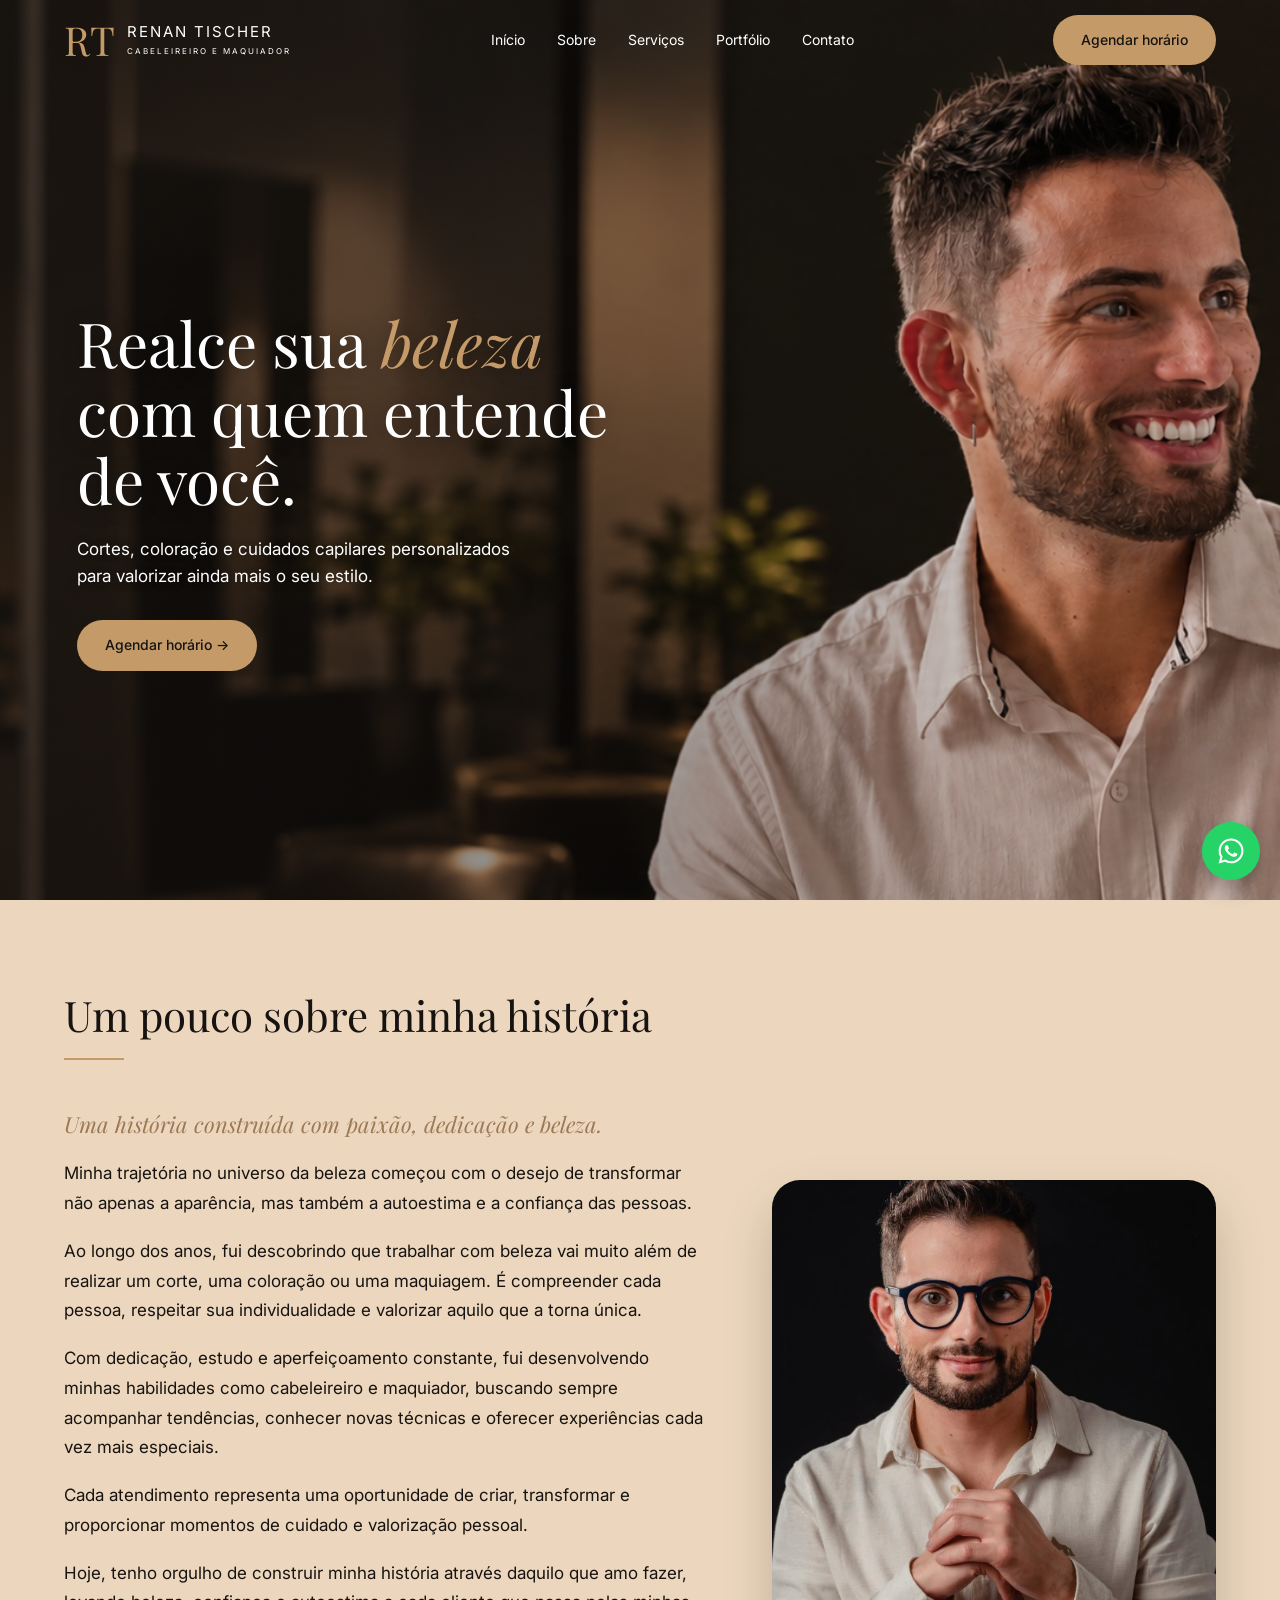
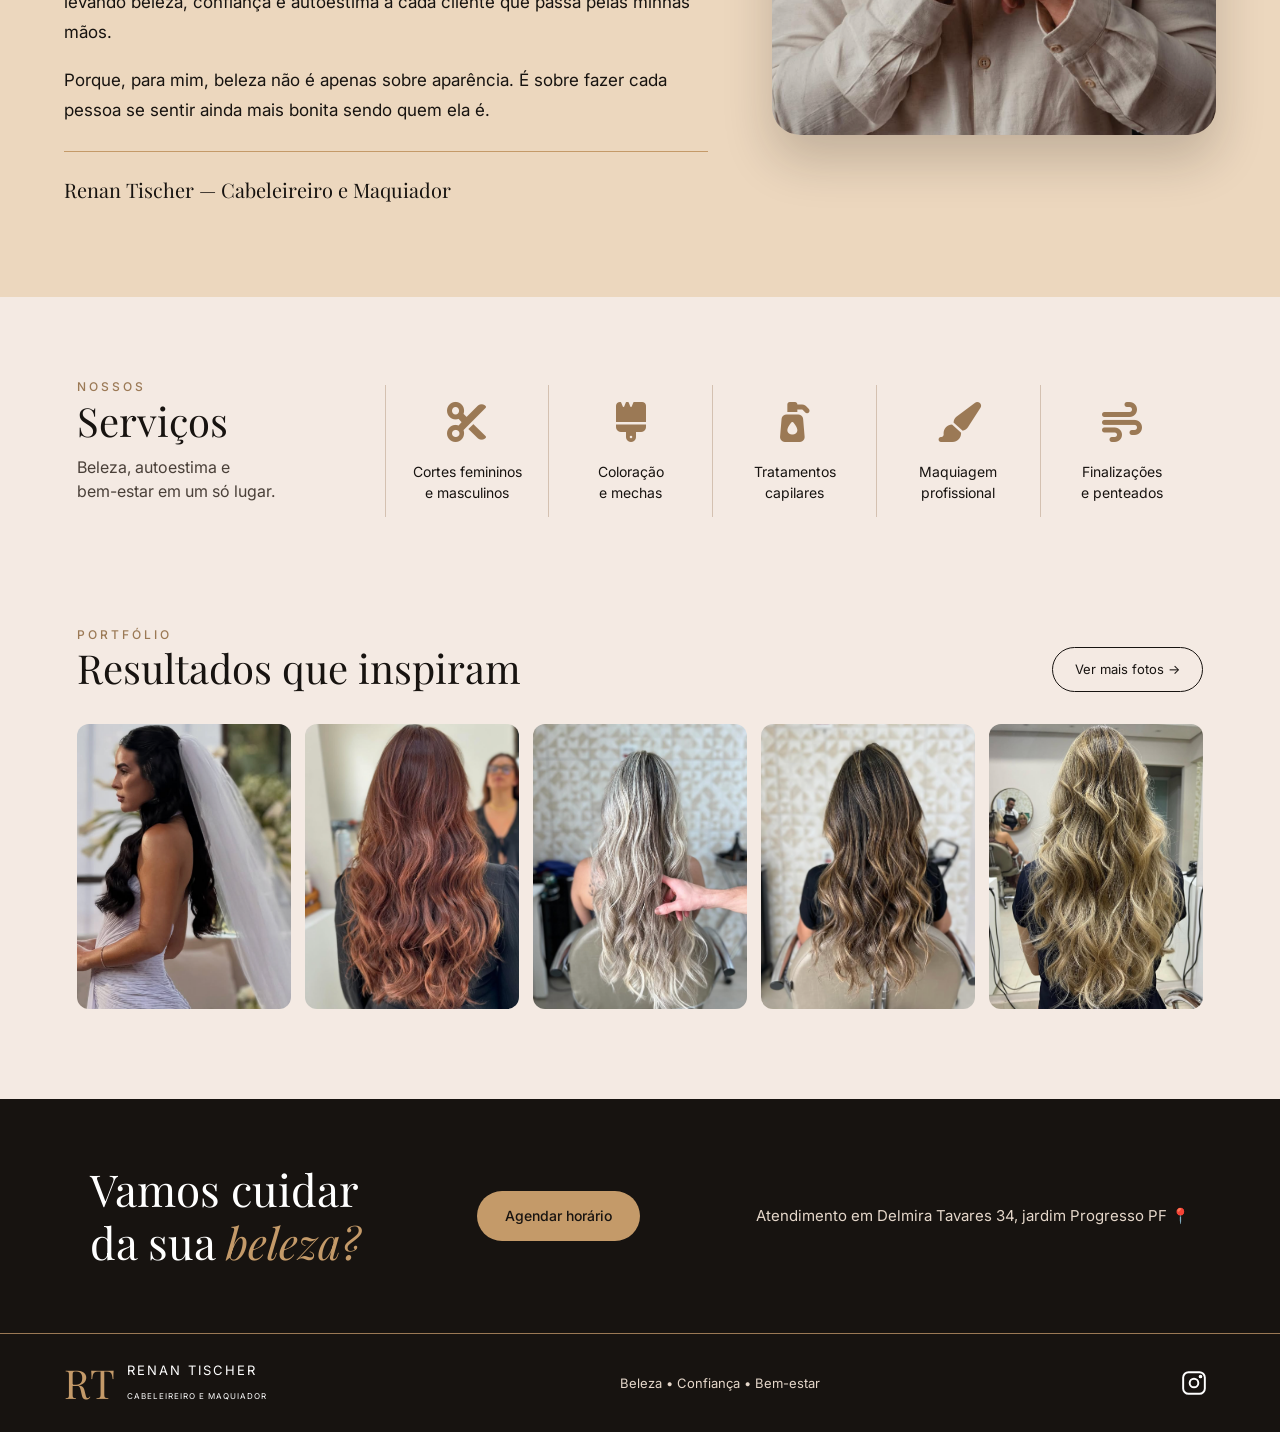
<file: index.html>
<!DOCTYPE html>
<html lang="pt-br">
<head>
    <meta charset="UTF-8">
    <meta name="viewport" content="width=device-width, initial-scale=1.0">
    <title>Renan Tischer | Cabeleireiro e Maquiador</title>
    <meta name="description" content="Renan Tischer, cabeleireiro e maquiador. Cortes, coloração, tratamentos capilares, maquiagem profissional, finalizações e penteados. Agende seu horário pelo WhatsApp.">
    <meta name="theme-color" content="#171310">
    <link rel="stylesheet" href="https://cdnjs.cloudflare.com/ajax/libs/font-awesome/6.5.2/css/all.min.css">

    <!-- Compartilhamento (WhatsApp, Instagram, Facebook) -->
    <meta property="og:type" content="website">
    <meta property="og:title" content="Renan Tischer | Cabeleireiro e Maquiador">
    <meta property="og:description" content="Cortes, coloração e cuidados capilares personalizados para valorizar ainda mais o seu estilo.">
    <meta property="og:image" content="imagens/image.png">

    <!-- Fontes -->
    <link rel="preconnect" href="https://fonts.googleapis.com">
    <link rel="preconnect" href="https://fonts.gstatic.com" crossorigin>
    <link href="https://fonts.googleapis.com/css2?family=Inter:wght@400;500&family=Playfair+Display:ital,wght@0,400;1,400&display=swap" rel="stylesheet">

    <link rel="stylesheet" href="style.css">
    <script>document.documentElement.classList.add("js");</script>
</head>

<body>

    <!-- MENU -->
    <header class="menu" id="menu">
        <div class="menu-interno">

            <a href="#inicio" class="logo" aria-label="Renan Tischer - Início" style="color:inherit;text-decoration:none;">
                <span>RT</span>
                <div>
                    <h2>RENAN TISCHER</h2>
                    <p>CABELEIREIRO E MAQUIADOR</p>
                </div>
            </a>

            <nav id="navegacao" aria-label="Menu principal">
                <a href="#inicio">Início</a>
                <a href="#historia">Sobre</a>
                <a href="#servicos">Serviços</a>
                <a href="#portfolio">Portfólio</a>
                <a href="#contato">Contato</a>
            </nav>

            <a href="https://wa.me/5519971124012" class="btn-whatsapp botao-menu">
                Agendar horário
            </a>

            <button class="menu-toggle" id="menu-toggle" type="button"
                    aria-label="Abrir menu" aria-expanded="false" aria-controls="navegacao">
                <span></span>
                <span></span>
                <span></span>
            </button>

        </div>
    </header>


    <main>

    <!-- INÍCIO -->
    <section class="inicio" id="inicio">

        <div class="container-inicio">

            <div class="conteudo-inicio">
                <div class="texto-inicio">
                    <h1>Realce sua <span>beleza</span><br>
                        com quem entende<br>
                        de você.
                    </h1>

                    <p>
                        Cortes, coloração e cuidados capilares personalizados
                        para valorizar ainda mais o seu estilo.
                    </p>

                    <a href="https://wa.me/5519971124012" class="btn-whatsapp botao-dourado">
                        Agendar horário →
                    </a>
                </div>
            </div>

        </div>

    </section>


    <!-- HISTÓRIA -->
    <section class="historia" id="historia">

        <div class="titulo-historia aparecer">
            <h2>Um pouco sobre minha história</h2>
        </div>

        <div class="texto-historia aparecer">

            <div class="texto-biografia">
                <p>
                    Uma história construída com paixão, dedicação e beleza.
                </p>

                <p>
                    Minha trajetória no universo da beleza começou com o desejo
                    de transformar não apenas a aparência, mas também a autoestima
                    e a confiança das pessoas.
                </p>

                <p>
                    Ao longo dos anos, fui descobrindo que trabalhar com beleza
                    vai muito além de realizar um corte, uma coloração ou uma
                    maquiagem. É compreender cada pessoa, respeitar sua
                    individualidade e valorizar aquilo que a torna única.
                </p>

                <p>
                    Com dedicação, estudo e aperfeiçoamento constante, fui
                    desenvolvendo minhas habilidades como cabeleireiro e
                    maquiador, buscando sempre acompanhar tendências, conhecer
                    novas técnicas e oferecer experiências cada vez mais especiais.
                </p>

                <p>
                    Cada atendimento representa uma oportunidade de criar,
                    transformar e proporcionar momentos de cuidado e
                    valorização pessoal.
                </p>

                <p>
                    Hoje, tenho orgulho de construir minha história através
                    daquilo que amo fazer, levando beleza, confiança e autoestima
                    a cada cliente que passa pelas minhas mãos.
                </p>

                <p>
                    Porque, para mim, beleza não é apenas sobre aparência.
                    É sobre fazer cada pessoa se sentir ainda mais bonita
                    sendo quem ela é.
                </p>

                <h3>Renan Tischer — Cabeleireiro e Maquiador</h3>
            </div>

            <div class="foto-renan">
                <img src="imagens/foto-renan.png" alt="Renan Tischer" loading="lazy">
            </div>

        </div>

    </section>


    <!-- SERVIÇOS -->
    <section class="servicos aparecer" id="servicos">

        <div class="titulo-servicos">
            <span>NOSSOS</span>
            <h2>Serviços</h2>
            <p>Beleza, autoestima e<br> bem-estar em um só lugar.</p>
        </div>

        <div class="lista-servicos">

            <div class="servico">
                <span aria-hidden="true">
                    <i class="fa-solid fa-scissors"></i>
                </span>
                <p>Cortes femininos<br>e masculinos</p>
            </div>

            <!-- Coloração e mechas -->
            <div class="servico">
                <span aria-hidden="true">
                    <i class="fa-solid fa-brush"></i>
                </span>
                <p>Coloração<br>e mechas</p>
            </div>

            <!-- Tratamentos capilares -->
            <div class="servico">
                <span aria-hidden="true">
                    <i class="fa-solid fa-pump-soap"></i>
                </span>
                <p>Tratamentos<br>capilares</p>
            </div>

            <!-- Maquiagem profissional -->
            <div class="servico">
                <span aria-hidden="true">
                    <i class="fa-solid fa-paintbrush"></i>
                </span>
                <p>Maquiagem<br>profissional</p>
            </div>

            <!-- Finalizações e penteados -->
            <div class="servico">
                <span aria-hidden="true">
                    <i class="fa-solid fa-wind"></i>
                </span>
                <p>Finalizações<br>e penteados</p>
            </div>

        </div>

    </section>


    <!-- PORTFÓLIO -->
    <section class="portfolio" id="portfolio">

        <div class="titulo-portfolio aparecer">
            <div>
                <span>PORTFÓLIO</span>
                <h2>Resultados que inspiram</h2>
            </div>

            <a href="https://www.instagram.com/renantischer/"
               target="_blank" rel="noopener noreferrer">Ver mais fotos →</a>
        </div>

        <div class="fotos-portfolio aparecer">
            <img src="imagens/noiva.png" alt="Penteado de noiva" loading="lazy">
            <img src="imagens/penteadofeminino.png" alt="Penteado feminino" loading="lazy">
            <img src="imagens/cabelocacheado.png" alt="Cabelos cacheados" loading="lazy">
            <img src="imagens/peteadomecha.png" alt="Cabelos com mechas" loading="lazy">
            <img src="imagens/loiro.png" alt="Cabelos loiros" loading="lazy">
        </div>

    </section>


    <!-- CONTATO -->
    <section class="contato" id="contato">

        <h2>Vamos cuidar<br> da sua <span>beleza?</span></h2>

        <a href="https://wa.me/5519971124012" class="btn-whatsapp botao-dourado">
            Agendar horário
        </a>

        <div class="informacoes">
            <p>Atendimento em Delmira Tavares 34, jardim Progresso PF 📍</p>
        </div>

    </section>

    </main>


    <!-- RODAPÉ -->
    <footer>

        <div class="logo-rodape">
            <span>RT</span>
            <div>
                <h3>RENAN TISCHER</h3>
                <small>CABELEIREIRO E MAQUIADOR</small>
            </div>
        </div>

        <p>Beleza • Confiança • Bem-estar</p>

        <a href="https://www.instagram.com/renantischer/"
            target="_blank"
            rel="noopener noreferrer"
            class="instagram-link"
            aria-label="Instagram de Renan Tischer">

            <svg xmlns="http://www.w3.org/2000/svg"
                width="26"
                height="26"
                viewBox="0 0 24 24"
                fill="none"
                stroke="currentColor"
                stroke-width="1.8"
                stroke-linecap="round"
                stroke-linejoin="round"
                aria-hidden="true">

                <rect x="2" y="2" width="20" height="20" rx="5"/>
                <circle cx="12" cy="12" r="4"/>
                <circle cx="18" cy="6" r="0.8" fill="currentColor"/>

            </svg>

        </a>

    </footer>

    <!-- Botão flutuante do WhatsApp -->
    <a href="https://wa.me/5519971124012" class="btn-whatsapp whatsapp-flutuante" aria-label="Agendar horário pelo WhatsApp">
        <svg xmlns="http://www.w3.org/2000/svg" width="30" height="30" viewBox="0 0 24 24" fill="currentColor" aria-hidden="true">
            <path d="M12.04 2C6.58 2 2.13 6.45 2.13 11.91c0 1.75.46 3.45 1.32 4.95L2.05 22l5.25-1.38a9.9 9.9 0 0 0 4.74 1.21h.01c5.46 0 9.91-4.45 9.91-9.91A9.84 9.84 0 0 0 12.04 2zm0 18.15h-.01a8.2 8.2 0 0 1-4.19-1.15l-.3-.18-3.12.82.83-3.04-.2-.31a8.2 8.2 0 0 1-1.26-4.38c0-4.54 3.7-8.24 8.25-8.24a8.2 8.2 0 0 1 8.24 8.25c0 4.54-3.7 8.23-8.24 8.23zm4.52-6.16c-.25-.12-1.47-.72-1.69-.81-.23-.08-.39-.12-.56.12-.17.25-.64.81-.78.97-.14.17-.29.19-.54.06-.25-.12-1.05-.39-2-1.23-.74-.66-1.23-1.47-1.38-1.72-.14-.25-.02-.38.11-.5.11-.11.25-.29.37-.43.12-.14.17-.25.25-.41.08-.17.04-.31-.02-.43-.06-.12-.56-1.34-.76-1.84-.2-.48-.4-.42-.56-.42h-.48c-.17 0-.43.06-.66.31-.23.25-.87.85-.87 2.07s.89 2.4 1.01 2.56c.12.17 1.75 2.67 4.23 3.74.59.26 1.05.41 1.41.52.59.19 1.13.16 1.56.1.48-.07 1.47-.6 1.67-1.18.21-.58.21-1.07.14-1.18-.06-.1-.23-.16-.48-.29z"/>
        </svg>
    </a>

    <script src="script.js"></script>

</body>
</html>
</file>
<file: style.css>
/* =========================================================
   RENAN TISCHER | CABELEIREIRO E MAQUIADOR
   ========================================================= */

:root {
    --dourado: #c49a69;
    --dourado-claro: #e0b98b;
    --dourado-escuro: #9b7955;
    --escuro: #171310;
    --creme: #f4eae3;
    --bege: #ecd7be;
    --linha: #d4c1b1;
    --branco: #ffffff;

    --fonte-titulo: "Playfair Display", Georgia, "Times New Roman", serif;
    --fonte-texto: "Inter", system-ui, -apple-system, "Segoe UI", Roboto, Arial, sans-serif;

    --largura-max: 1200px;
    --altura-menu: 80px;
}

/* ---------- BASE ---------- */

*,
*::before,
*::after {
    margin: 0;
    padding: 0;
    box-sizing: border-box;
}

html {
    scroll-behavior: smooth;
    -webkit-text-size-adjust: 100%;
}

body {
    font-family: var(--fonte-texto);
    color: var(--escuro);
    background: var(--creme);
    line-height: 1.6;
    overflow-x: hidden;
    -webkit-font-smoothing: antialiased;
}

img {
    display: block;
    max-width: 100%;
}

a {
    -webkit-tap-highlight-color: transparent;
}

section[id] {
    scroll-margin-top: 70px;
}

.container {
    width: 100%;
    max-width: var(--largura-max);
    margin: 0 auto;
    padding: 0 24px;
}

:focus-visible {
    outline: 2px solid var(--dourado);
    outline-offset: 3px;
}

/* ---------- BOTÕES ---------- */

.botao-menu,
.botao-dourado {
    display: inline-flex;
    align-items: center;
    justify-content: center;
    background: var(--dourado);
    color: var(--escuro);
    text-decoration: none;
    font-weight: 500;
    font-size: 14px;
    border-radius: 999px;
    padding: 14px 28px;
    transition: background 0.3s, transform 0.3s, box-shadow 0.3s;
}

.botao-menu:hover,
.botao-dourado:hover {
    background: var(--dourado-claro);
    transform: translateY(-2px);
    box-shadow: 0 8px 20px rgba(196, 154, 105, 0.35);
}

/* ---------- MENU ---------- */

.menu {
    position: fixed;
    top: 0;
    left: 0;
    width: 100%;
    z-index: 100;
    transition: background 0.3s, box-shadow 0.3s;
    color: var(--branco);
}

.menu.rolado,
.menu.aberto {
    background: rgba(23, 19, 16, 0.96);
    box-shadow: 0 2px 20px rgba(0, 0, 0, 0.25);
}

@supports (backdrop-filter: blur(10px)) {
    .menu.rolado {
        background: rgba(23, 19, 16, 0.85);
        backdrop-filter: blur(10px);
    }
}

.menu-interno {
    display: flex;
    align-items: center;
    justify-content: space-between;
    gap: 24px;
    height: var(--altura-menu);
    max-width: 1400px;
    margin: 0 auto;
    padding: 0 5%;
}

.logo,
.logo-rodape {
    display: flex;
    align-items: center;
    gap: 12px;
}

.logo > span,
.logo-rodape > span {
    font-family: var(--fonte-titulo);
    font-size: 40px;
    line-height: 1;
    color: var(--dourado);
}

.logo h2 {
    font-size: 15px;
    letter-spacing: 2px;
    font-weight: 400;
    line-height: 1.2;
}

.logo p {
    font-size: 8px;
    letter-spacing: 2px;
    margin-top: 4px;
}

.menu nav {
    display: flex;
    gap: 32px;
}

.menu nav a {
    position: relative;
    color: var(--branco);
    text-decoration: none;
    font-size: 14px;
    padding: 6px 0;
    transition: color 0.3s;
}

.menu nav a::after {
    content: "";
    position: absolute;
    left: 0;
    bottom: 0;
    width: 0;
    height: 1px;
    background: var(--dourado);
    transition: width 0.3s;
}

.menu nav a:hover {
    color: var(--dourado);
}

.menu nav a:hover::after {
    width: 100%;
}

/* botão hambúrguer (só aparece no celular/tablet) */

.menu-toggle {
    display: none;
    width: 44px;
    height: 44px;
    background: none;
    border: 0;
    cursor: pointer;
    position: relative;
    flex-shrink: 0;
}

.menu-toggle span {
    position: absolute;
    left: 10px;
    width: 24px;
    height: 2px;
    background: var(--branco);
    border-radius: 2px;
    transition: transform 0.3s, opacity 0.3s, top 0.3s;
}

.menu-toggle span:nth-child(1) { top: 14px; }
.menu-toggle span:nth-child(2) { top: 21px; }
.menu-toggle span:nth-child(3) { top: 28px; }

.menu.aberto .menu-toggle span:nth-child(1) { top: 21px; transform: rotate(45deg); }
.menu.aberto .menu-toggle span:nth-child(2) { opacity: 0; }
.menu.aberto .menu-toggle span:nth-child(3) { top: 21px; transform: rotate(-45deg); }

/* ---------- INÍCIO ---------- */

.inicio {
    width: 100%;
    min-height: 100vh;
    min-height: 100svh;
}

.container-inicio {
    position: relative;
    width: 100%;
    min-height: inherit;
    display: flex;
    align-items: center;
    background-image: url("imagens/image.png");
    background-size: cover;
    background-position: center center;
    background-repeat: no-repeat;
    color: var(--branco);
    padding-top: var(--altura-menu);
}

/* camada escura para o texto ficar sempre legível */
.container-inicio::before {
    content: "";
    position: absolute;
    inset: 0;
    background: linear-gradient(90deg, rgba(23, 19, 16, 0.75) 0%, rgba(23, 19, 16, 0.35) 55%, rgba(23, 19, 16, 0.05) 100%);
    pointer-events: none;
}

.conteudo-inicio {
    position: relative;
    z-index: 1;
    width: 100%;
    padding: 40px 6%;
}

.texto-inicio {
    max-width: 580px;
}

.texto-inicio h1 {
    font-family: var(--fonte-titulo);
    font-size: clamp(36px, 5vw, 62px);
    font-weight: 400;
    line-height: 1.1;
    text-shadow: 0 2px 20px rgba(0, 0, 0, 0.35);
}

.texto-inicio h1 span,
.contato h2 span {
    color: var(--dourado);
    font-style: italic;
}

.texto-inicio p {
    font-size: 17px;
    line-height: 1.6;
    margin: 22px 0 30px;
    max-width: 460px;
    text-shadow: 0 1px 10px rgba(0, 0, 0, 0.4);
}

/* ---------- HISTÓRIA ---------- */

.historia {
    background: var(--bege);
    padding: 90px 5%;
}

.titulo-historia,
.texto-historia {
    max-width: var(--largura-max);
    margin-left: auto;
    margin-right: auto;
}

.titulo-historia {
    margin-bottom: 48px;
}

.titulo-historia h2 {
    font-family: var(--fonte-titulo);
    font-size: clamp(28px, 4vw, 42px);
    font-weight: 400;
    line-height: 1.2;
    color: var(--escuro);
}

.titulo-historia h2::after {
    content: "";
    display: block;
    width: 60px;
    height: 2px;
    background: var(--dourado);
    margin-top: 18px;
}

.texto-historia {
    display: flex;
    align-items: center;
    justify-content: space-between;
    gap: 64px;
}

.texto-biografia {
    flex: 1 1 58%;
    color: var(--escuro);
    font-size: 17px;
    line-height: 1.75;
}

.texto-biografia p {
    margin-bottom: 18px;
}

.texto-biografia p:first-child {
    font-family: var(--fonte-titulo);
    font-style: italic;
    font-size: 22px;
    line-height: 1.5;
    color: var(--dourado-escuro);
}

.texto-biografia h3 {
    font-family: var(--fonte-titulo);
    font-size: 20px;
    font-weight: 400;
    margin-top: 26px;
    padding-top: 20px;
    border-top: 1px solid var(--dourado);
}

.foto-renan {
    flex: 0 1 40%;
    aspect-ratio: 4 / 5;
    overflow: hidden;
    border-radius: 28px;
    box-shadow: 0 25px 50px rgba(23, 19, 16, 0.2);
}

.foto-renan img {
    width: 100%;
    height: 100%;
    object-fit: cover;
    object-position: center;
}

/* ---------- SERVIÇOS ---------- */



.servicos {
    background: var(--creme);
    padding: 80px 6%;
    display: flex;
    align-items: center;
    gap: 48px;
    max-width: 1400px;
    margin: 0 auto;
}

.titulo-servicos {
    flex: 0 0 260px;
}

.titulo-servicos span,
.titulo-portfolio span {
    display: block;
    font-size: 12px;
    letter-spacing: 3px;
    color: var(--dourado-escuro);
    font-weight: 500;
}

.titulo-servicos h2,
.titulo-portfolio h2 {
    font-family: var(--fonte-titulo);
    font-size: clamp(30px, 3.5vw, 40px);
    font-weight: 400;
    line-height: 1.2;
}

.titulo-servicos p {
    margin: 10px 0 22px;
    line-height: 1.5;
    color: #4a4039;
}

.titulo-servicos a {
    display: inline-block;
    background: var(--escuro);
    color: var(--branco);
    text-decoration: none;
    padding: 13px 22px;
    border-radius: 999px;
    font-size: 13px;
    transition: background 0.3s, color 0.3s;
}

.titulo-servicos a:hover {
    background: var(--dourado);
    color: var(--escuro);
}

.lista-servicos {
    flex: 1;
    display: flex;
    justify-content: space-between;
}

.servico {
    flex: 1;
    text-align: center;
    border-left: 1px solid var(--linha);
    padding: 14px 10px;
    transition: transform 0.3s;
}

.servico:hover {
    transform: translateY(-4px);
}

.servico span {
    display: block;
    font-size: 40px;
    line-height: 1.2;
    margin-bottom: 14px;
    color: var(--dourado-escuro);
}

.servico p {
    font-size: 14px;
    line-height: 1.5;
}

/* ---------- PORTFÓLIO ---------- */

.portfolio {
    background: var(--creme);
    padding: 20px 0 90px;
}

.titulo-portfolio,
.fotos-portfolio {
    max-width: 1400px;
    margin-left: auto;
    margin-right: auto;
    padding-left: 6%;
    padding-right: 6%;
}

.titulo-portfolio {
    display: flex;
    justify-content: space-between;
    align-items: flex-end;
    gap: 20px;
    margin-bottom: 32px;
}

.titulo-portfolio a {
    text-decoration: none;
    color: var(--escuro);
    border: 1px solid var(--escuro);
    border-radius: 999px;
    padding: 11px 22px;
    font-size: 13px;
    white-space: nowrap;
    transition: background 0.3s, color 0.3s;
}

.titulo-portfolio a:hover {
    background: var(--escuro);
    color: var(--branco);
}

.fotos-portfolio {
    display: grid;
    grid-template-columns: repeat(5, 1fr);
    gap: 14px;
}

.fotos-portfolio img {
    width: 100%;
    aspect-ratio: 3 / 4;
    object-fit: cover;
    border-radius: 12px;
    transition: transform 0.4s, box-shadow 0.4s;
}

.fotos-portfolio img:hover {
    transform: scale(1.03);
    box-shadow: 0 15px 30px rgba(23, 19, 16, 0.25);
}

/* ---------- CONTATO ---------- */

.contato {
    background: var(--escuro);
    color: var(--branco);
    padding: 64px 7%;
    display: flex;
    align-items: center;
    justify-content: space-between;
    gap: 32px;
}

.contato h2 {
    font-family: var(--fonte-titulo);
    font-size: clamp(30px, 4vw, 44px);
    font-weight: 400;
    line-height: 1.2;
}

.informacoes {
    font-size: 15px;
    line-height: 2.1;
    color: #e5d7ca;
}

/* ---------- RODAPÉ ---------- */

footer {
    background: var(--escuro);
    color: var(--branco);
    border-top: 1px solid var(--dourado-escuro);
    padding: 26px 5%;
    display: flex;
    align-items: center;
    justify-content: space-between;
    gap: 16px;
}

.logo-rodape h3 {
    font-size: 13px;
    font-weight: 400;
    letter-spacing: 2px;
}

.logo-rodape small {
    font-size: 8px;
    letter-spacing: 1px;
}

footer p {
    color: #e5d7ca;
    font-size: 13px;
}

.instagram-link {
    display: inline-flex;
    align-items: center;
    justify-content: center;
    width: 44px;
    height: 44px;
    color: var(--branco);
    text-decoration: none;
    transition: color 0.3s, transform 0.3s;
}

.instagram-link:hover {
    color: var(--dourado);
    transform: scale(1.1);
}

/* Cor dos links do WhatsApp no footer */
footer a,
footer a:link,
footer a:visited,
footer a:hover,
footer a:active {
    color: #ffffff !important;
    text-decoration: none !important;
}

/* ---------- BOTÃO FLUTUANTE DO WHATSAPP ---------- */

.whatsapp-flutuante {
    position: fixed;
    right: 20px;
    bottom: 20px;
    z-index: 90;
    width: 58px;
    height: 58px;
    border-radius: 50%;
    background: #25d366;
    color: var(--branco);
    display: flex;
    align-items: center;
    justify-content: center;
    box-shadow: 0 8px 22px rgba(0, 0, 0, 0.3);
    transition: transform 0.3s;
}

.whatsapp-flutuante:hover {
    transform: scale(1.08);
}

/* ---------- ANIMAÇÃO DE ENTRADA ---------- */

.js .aparecer {
    opacity: 0;
    transform: translateY(24px);
    transition: opacity 0.7s ease, transform 0.7s ease;
}

.js .aparecer.visivel {
    opacity: 1;
    transform: none;
}

@media (prefers-reduced-motion: reduce) {
    html { scroll-behavior: auto; }
    * { transition: none !important; }
    .js .aparecer { opacity: 1; transform: none; }
}

/* =========================================================
   TABLET
   ========================================================= */

@media (max-width: 1000px) {

    .menu-toggle {
        display: block;
    }

    .botao-menu {
        display: none;
    }

    /* menu vira gaveta abaixo da barra */
    .menu nav {
        position: absolute;
        top: var(--altura-menu);
        left: 0;
        width: 100%;
        flex-direction: column;
        gap: 0;
        background: rgba(23, 19, 16, 0.98);
        max-height: 0;
        overflow: hidden;
        transition: max-height 0.4s ease;
    }

    .menu.aberto nav {
        max-height: 420px;
        border-top: 1px solid rgba(255, 255, 255, 0.1);
    }

    .menu nav a {
        font-size: 16px;
        padding: 18px 6%;
        border-bottom: 1px solid rgba(255, 255, 255, 0.08);
    }

    .menu nav a::after {
        display: none;
    }

    .menu-interno {
        padding: 0 5%;
    }

    /* história */
    .texto-historia {
        gap: 36px;
    }

    .texto-biografia {
        font-size: 16px;
    }

    /* serviços */
    .servicos {
        flex-direction: column;
        align-items: flex-start;
        gap: 36px;
        padding: 64px 6%;
    }

    .titulo-servicos {
        flex: none;
    }

    .lista-servicos {
        width: 100%;
    }

    /* portfólio */
    .fotos-portfolio {
        grid-template-columns: repeat(3, 1fr);
    }
}

/* =========================================================
   CELULAR
   ========================================================= */

@media (max-width: 700px) {

    :root {
        --altura-menu: 68px;
    }

    .logo > span {
        font-size: 34px;
    }

    .logo h2 {
        font-size: 12px;
        letter-spacing: 1.5px;
    }

    .logo p {
        font-size: 7px;
        letter-spacing: 1.5px;
    }

    /* início */
    .container-inicio {
        background-position: 68% center;
        align-items: flex-end;
    }

    .container-inicio::before {
        background: linear-gradient(180deg, rgba(23, 19, 16, 0.35) 0%, rgba(23, 19, 16, 0.2) 35%, rgba(23, 19, 16, 0.85) 100%);
    }

    .conteudo-inicio {
        padding: 40px 24px 56px;
    }

    .texto-inicio h1 {
        font-size: clamp(34px, 10vw, 42px);
    }

    .texto-inicio p {
        font-size: 15px;
        margin: 16px 0 26px;
    }

    .texto-inicio .botao-dourado {
        width: 100%;
        padding: 16px 24px;
    }

    /* história: foto logo abaixo do título, depois o texto */
    .historia {
        padding: 56px 24px;
    }

    .titulo-historia {
        margin-bottom: 28px;
    }

    .texto-historia {
        flex-direction: column;
        align-items: stretch;
        gap: 28px;
    }

    .foto-renan {
        order: -1;
        flex: none;
        width: 100%;
        aspect-ratio: 4 / 4.6;
        border-radius: 22px;
    }

    .texto-biografia {
        flex: none;
        width: 100%;
        font-size: 16px;
        line-height: 1.7;
    }

    .texto-biografia p:first-child {
        font-size: 19px;
    }

    /* serviços */
    .servicos {
        padding: 56px 24px;
        gap: 28px;
    }

    .lista-servicos {
        display: grid;
        grid-template-columns: repeat(2, 1fr);
        gap: 14px;
    }

    .servico {
        border: 1px solid var(--linha);
        border-radius: 16px;
        background: rgba(255, 255, 255, 0.45);
        padding: 22px 10px;
    }

    .servico:last-child {
        grid-column: 1 / -1;
    }

    .servico span {
        font-size: 34px;
        margin-bottom: 10px;
    }

    /* portfólio */
    .portfolio {
        padding: 8px 0 60px;
    }

    .titulo-portfolio,
    .fotos-portfolio {
        padding-left: 24px;
        padding-right: 24px;
    }

    .titulo-portfolio {
        flex-direction: column;
        align-items: flex-start;
        gap: 16px;
        margin-bottom: 24px;
    }

    .fotos-portfolio {
        grid-template-columns: repeat(2, 1fr);
        gap: 10px;
    }

    .fotos-portfolio img:last-child {
        grid-column: 1 / -1;
        aspect-ratio: 16 / 11;
    }

    /* contato */
    .contato {
        flex-direction: column;
        align-items: flex-start;
        gap: 24px;
        padding: 56px 24px;
    }

    .contato .botao-dourado {
        width: 100%;
        padding: 16px 24px;
    }

    .informacoes {
        font-size: 14px;
    }

    /* rodapé */
    footer {
        flex-direction: column;
        align-items: flex-start;
        gap: 18px;
        padding: 32px 24px 96px; /* espaço para o botão flutuante */
    }
}

/* =========================================================
   CELULAR PEQUENO
   ========================================================= */

@media (max-width: 380px) {

    .logo h2 {
        font-size: 11px;
    }

    .texto-inicio h1 {
        font-size: 31px;
    }

    .lista-servicos {
        gap: 10px;
    }

    .servico p {
        font-size: 13px;
    }
}
</file>
